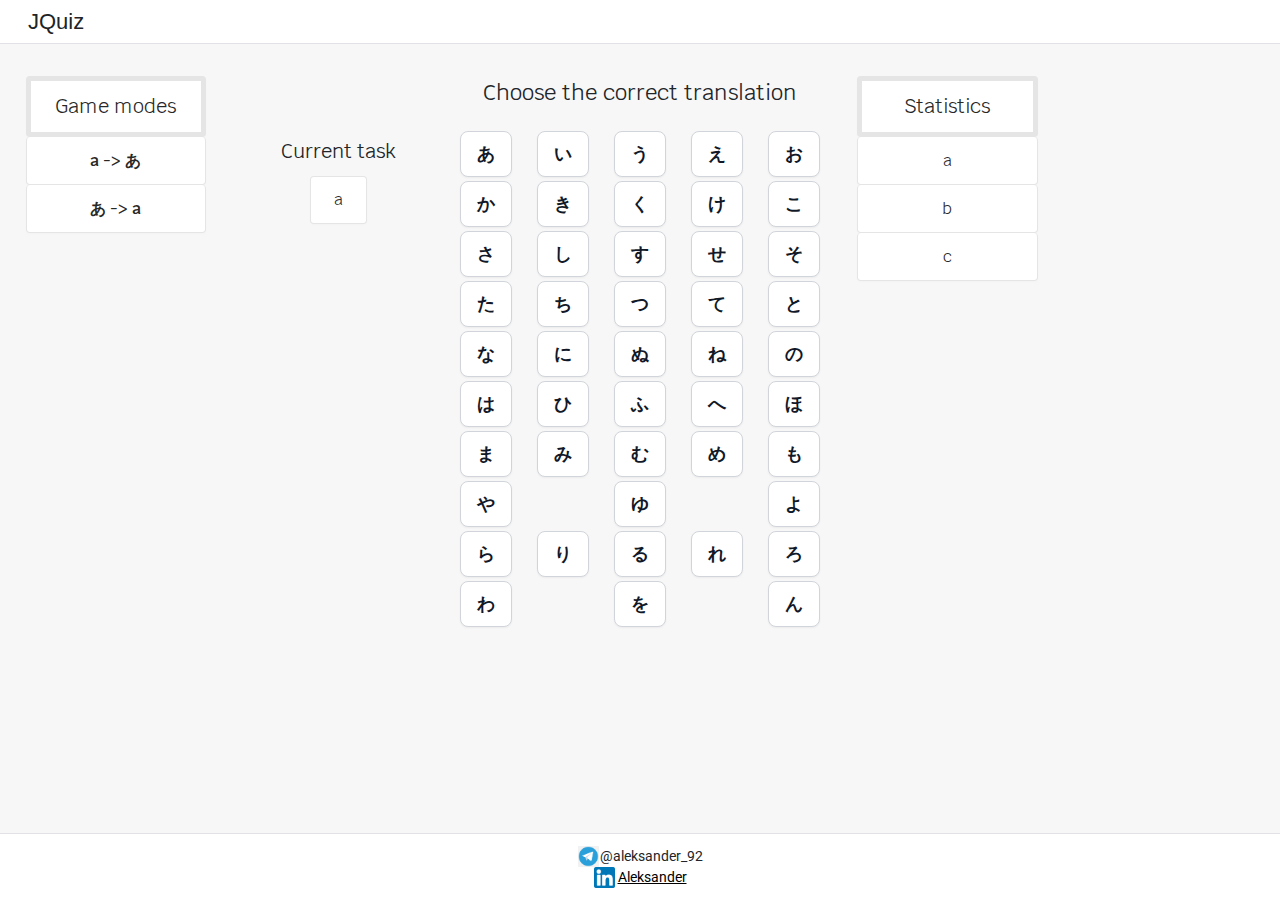
<file: index.html>
﻿<!doctype html>
<html lang="en">
<head>
  <meta charset="utf-8">
  <meta http-equiv="X-UA-Compatible" content="IE=edge">
  <meta name="viewport" content="width=device-width, initial-scale=1, shrink-to-fit=no">

  <title>JQuiz</title>

  <link rel="stylesheet" href="css/bootstrap.min.css">
  <link rel="stylesheet" href="css/all.min.css">

  <link rel="preconnect" href="https://fonts.gstatic.com">
  <link href="https://fonts.googleapis.com/css2?family=Oxygen&display=swap" rel="stylesheet">
  <link href="https://fonts.googleapis.com/css2?family=Dancing+Script:wght@500&display=swap" rel="stylesheet">
  <link href="https://fonts.googleapis.com/css2?family=Roboto&display=swap" rel="stylesheet">
  <link href="https://fonts.googleapis.com/css2?family=Cabin&display=swap" rel="stylesheet">
  <link href="https://fonts.googleapis.com/css2?family=Krub:wght@200;300&display=swap" rel="stylesheet">

  <link rel="stylesheet" href="css/styles.css">
  <link rel="stylesheet" href="css/animations.css">
  <link rel="stylesheet" href="css/media.css">

  <link rel="icon" href="img/favicon.png">
</head>

<body>
  <nav id="header-nav" class="navbar navbar-expand-md">
    <div class="container-fluid mt-0 mb-0 ms-3 me-3">
      <a href="index.html" class="navbar-brand" id="title">
        <span>JQuiz</span>
      </a>
    </div>
  </nav>

  <div class="d-flex" id="main">
    <div class="container col-2">
      <span class="container row justify-content-center basic-form tile-description">
        Game modes
      </span>
      <button class="container row justify-content-center basic-form basic-button-actions game-modes-button" id="game-modes-button-eng-to-hir">
        a -> あ
      </button>
      <button class="container row justify-content-center basic-form basic-button-actions game-modes-button" id="game-modes-button-hir-to-eng">
        あ -> a
      </button>
    </div>

    <div class="container d-none d-xl-block col-2" id="task">
      <div class="container text-center" id="task-title">Current task</div>
      <div class="d-flex justify-content-center">
        <span class="container basic-form task-question" id="task-question">a</span>
      </div>
    </div>

    <div class="container col-6 col-xl-4" id="gamefield">
      <div class="container text-center" id="gamefield-title">Choose the correct translation</div>

      <div class="container" id="grid">
      </div>

      <!--<div class="container" id="gamefield-controls">
        <button class="gamefield-control-button" id="gamefield-control-next" disabled>Next</button>
        <button class="gamefield-control-button" id="gamefield-control-skip">Skip</button>
      </div>-->
    </div>

    <div class="container col-2">
      <span class="container justify-content-center basic-form tile-description">Statistics</span>
      <span class="container justify-content-center basic-form stats-tile" id="attempts">a</span>
      <span class="container justify-content-center basic-form stats-tile" id="correct-attempts">b</span>
      <span class="container justify-content-center basic-form stats-tile" id="correct-attempts-percentage">c</span>

      <div class="container d-xl-none" id="task">
        <div class="container text-center" id="task-title">Current task</div>
        <div class="d-flex justify-content-center">
          <span class="container basic-form task-question" id="task-question">a</span>
        </div>
      </div>
    </div>

    <div class="container d-none d-xl-block col-xl-2"></div>
  </div>

  <footer>
    <div class="container">
      <div class="container">
        <div class="d-flex justify-content-center">
          <img src="img/telegram.png" alt="telegram" width="21" height="21" style="margin: 0 1px 0 0">
          <span>@aleksander_92</span>
        </div>
      </div>
      <div class="container">
        <div class="d-flex justify-content-center">
          <img src="img/linkedin.png" alt="linkedin" width="21" height="21" style="margin: 0 3px 0 0">
          <a href="https://www.linkedin.com/in/alexander-krasnoselskikh-53035544/" style="color: black">Aleksander</a>
        </div>
      </div>
    </div>
  </footer>

  <script src="js/jquery-3.5.1.min.js"></script>
  <script src="js/bootstrap.min.js"></script>
  <script src="js/script.js"></script>
</body>
</html>
</file>
<file: css/styles.css>
* {
  box-sizing: border-box;
  --basic-border-color: rgb(209,213,219);

  --font-size: 16px;
  --font-size-tile: 20px;
  --font-size-title: 22px;
}

*,
*:before,
*:after {
  box-sizing: inherit;       /* enable the "border-box effect" everywhere */
}

html {
  height: 100%;              /* for the page to take full window height */
  box-sizing: border-box;    /* to have the footer displayed at the bottom of the page without scrolling */
}

body {
  background-color: hsl(160, 0%, 97%);
  font-size: var(--font-size);
  font-family: Krub, sans-serif;
  min-height: 100%;          /* for the footer to be at the bottom */
  padding-bottom: 5rem;      /* Space available between last element and bottom border of the page */
  position: relative;        /* for the footer to move with the page size */
}

#header-nav {
  background-color: hsl(160, 0%, 100%);
  border-bottom: 1px solid hsla(240,7%,70%,.35) !important;
  margin-bottom: 2rem;
}

p {
  margin: 0px;
}

#title {
  font-family: Gill Sans, Gill Sans MT, Calibri, Trebuchet MS, sans-serif;
  font-size: 22px;
  font-weight: 400;
  color: hsl(210, 11%, 14%);
}

#main {
  margin: 0 2% 0 2%;
}

#task {
  padding: 0 0 0 1%;
}

#gamefield {
}

#gamefield-controls {
  display: flex;
  justify-content: center;
  margin: 5% 0 0 0;
}

#gamefield-title {
  font-size: var(--font-size-title);
  margin: 0 0 1em 0;
}

#task-title {
  font-size: var(--font-size-tile);
  padding: 3em 0 0.5em 0;
}

#task-question {
  width: auto;
}

.navbar {
  padding-top: 0;
  padding-bottom: 0;
}

.navbar-brand {
  margin-right: 2rem;
}

.button-grid {
  background-color: #FFFFFF;
  border: 1px solid rgb(209,213,219);
  border-radius: .5rem;
  box-sizing: border-box;
  color: #111827;
  font-family: "Inter var",ui-sans-serif,system-ui,-apple-system,system-ui,"Segoe UI",Roboto,"Helvetica Neue",Arial,"Noto Sans",sans-serif,"Apple Color Emoji","Segoe UI Emoji","Segoe UI Symbol","Noto Color Emoji";
  font-size: 1.1rem;
  font-weight: 600;
  line-height: 1.25rem;
  padding: .75rem 1rem;
  text-align: center;
  text-decoration: none #D1D5DB solid;
  text-decoration-thickness: auto;
  box-shadow: 0 1px 2px 0 rgba(0, 0, 0, 0.05);
  cursor: pointer;
  user-select: none;
  -webkit-user-select: none;
  touch-action: manipulation;
}

.button-grid:hover {
  background-color: rgb(249,250,251);
}

.button-grid:focus {
  outline: 2px solid transparent;
  outline-offset: 2px;
}

.button-grid:focus-visible {
  box-shadow: none;
}

.basic-form {
  align-items: center;
  background-color: #FFFFFF;
  border: 1px solid rgba(0, 0, 0, 0.1);
  border-radius: .25rem;
  box-shadow: rgba(0, 0, 0, 0.02) 0 1px 3px 0;
  box-sizing: border-box;
  color: rgba(0, 0, 0, 0.85);
  display: inline-flex;
  justify-content: center;
  line-height: 1.25;
  min-height: 3rem;
  padding: calc(.875rem - 1px) calc(1.5rem - 1px);
  position: relative;
  text-decoration: none;
  transition: all 250ms;
  user-select: none;
  -webkit-user-select: none;
  touch-action: manipulation;
  vertical-align: baseline;
}

.basic-form:disabled,
.basic-form[disabled]{
  border: 1px solid rgba(0, 0, 0, 0);
  color: rgba(0, 0, 0, 0.4);
  cursor: default;
}

.basic-button-actions:hover:enabled {
  border-color: rgba(0, 0, 0, 0.15);
  box-shadow: rgba(0, 0, 0, 0.1) 0 4px 12px;
  color: rgba(0, 0, 0, 0.65);
  transform: translateY(-1px);
}

.basic-button-actions:active:enabled {
  background-color: #F0F0F1;
  border-color: rgba(0, 0, 0, 0.15);
  box-shadow: rgba(0, 0, 0, 0.06) 0 2px 4px;
  color: rgba(0, 0, 0, 0.65);
  transform: translateY(0);
}

.tile-description {
  border-width: 5px;
  font-size: var(--font-size-tile);
}

.game-modes-button {
  border-top-width: 0px;
  font-weight: 600;
}

.stats-tile {
  border-top-width: 0px;
}

.gamefield-control-button {
  align-items: center;
  background-color: #FFFFFF;
  border: 1px solid rgba(0, 0, 0, 0.1);
  border-radius: .25rem;
  box-shadow: rgba(0, 0, 0, 0.02) 0 1px 3px 0;
  box-sizing: border-box;
  color: rgba(0, 0, 0, 0.85);
  cursor: pointer;
  display: inline-flex;
  font-family: system-ui,-apple-system,system-ui,"Helvetica Neue",Helvetica,Arial,sans-serif;
  font-size: 16px;
  font-weight: 600;
  justify-content: center;
  line-height: 1.25;
  margin: 0 10px 0 10px;
  min-height: 3rem;
  padding: calc(.875rem - 1px) calc(1.5rem - 1px);
  position: relative;
  text-decoration: none;
  transition: all 250ms;
  user-select: none;
  -webkit-user-select: none;
  touch-action: manipulation;
  vertical-align: baseline;
  width: auto;
}

.gamefield-control-button:disabled,
.gamefield-control-button[disabled]{
  border: 1px solid rgba(0, 0, 0, 0);
  color: rgba(0, 0, 0, 0.4);
  cursor: default;
}

.gamefield-control-button:hover:enabled {
  border-color: rgba(0, 0, 0, 0.15);
  box-shadow: rgba(0, 0, 0, 0.1) 0 4px 12px;
  color: rgba(0, 0, 0, 0.65);
  transform: translateY(-1px);
}

.gamefield-control-button:active:enabled {
  background-color: #F0F0F1;
  border-color: rgba(0, 0, 0, 0.15);
  box-shadow: rgba(0, 0, 0, 0.06) 0 2px 4px;
  color: rgba(0, 0, 0, 0.65);
  transform: translateY(0);
}

footer {
  background-color: hsl(160, 0%, 100%);
  bottom: 0;
  border-top: 1px solid hsla(240,7%,70%,.35) !important;
  font-family: Roboto;
  font-size: 14px;
  left: 0;
  padding: 0.75rem;
  position: absolute;        /* for it to disappear under last body element */
  right: 0;
  text-align: center;
}
</file>
<file: css/animations.css>
.glow.class-glow-correct {
  animation-duration: 0.25s;
  animation-name: glow-correct;
}

.glow.class-glow-incorrect {
  animation-duration: 0.25s;
  animation-name: glow-incorrect;
}

@keyframes glow-correct {
  0% {
    box-shadow: 0 0 3px hsl(182, 80%, 40%);
  }
  50% {
    box-shadow: 0 0 15px hsl(182, 89%, 45%);
  }
  100% {
    box-shadow: 0 0 3px hsl(182, 80%, 40%);
  }
}
@-webkit-keyframes glow-correct {
  0% {
    box-shadow: 0 0 3px hsl(182, 80%, 40%);
  }
  50% {
    box-shadow: 0 0 15px hsl(182, 89%, 45%);
  }
  100% {
    box-shadow: 0 0 3px hsl(182, 80%, 40%);
  }
}

@keyframes glow-incorrect {
  0% {
    box-shadow: 0 0 3px hsl(282, 67%, 34%);
  }
  50% {
    box-shadow: 0 0 15px hsl(282, 82%, 47%);
  }
  100% {
    box-shadow: 0 0 3px hsl(282, 67%, 34%);
  }
}
@-webkit-keyframes glow-correct {
  0% {
    box-shadow: 0 0 3px hsl(282, 67%, 34%);
  }
  50% {
    box-shadow: 0 0 15px hsl(282, 82%, 47%);
  }
  100% {
    box-shadow: 0 0 3px hsl(282, 67%, 34%);
  }
}
</file>
<file: css/media.css>
@media (max-width: 992px) {
  * {
    --font-size: 14px;
    --font-size-tile: 18px;
    --font-size-title: 20px;
  }
}
</file>
